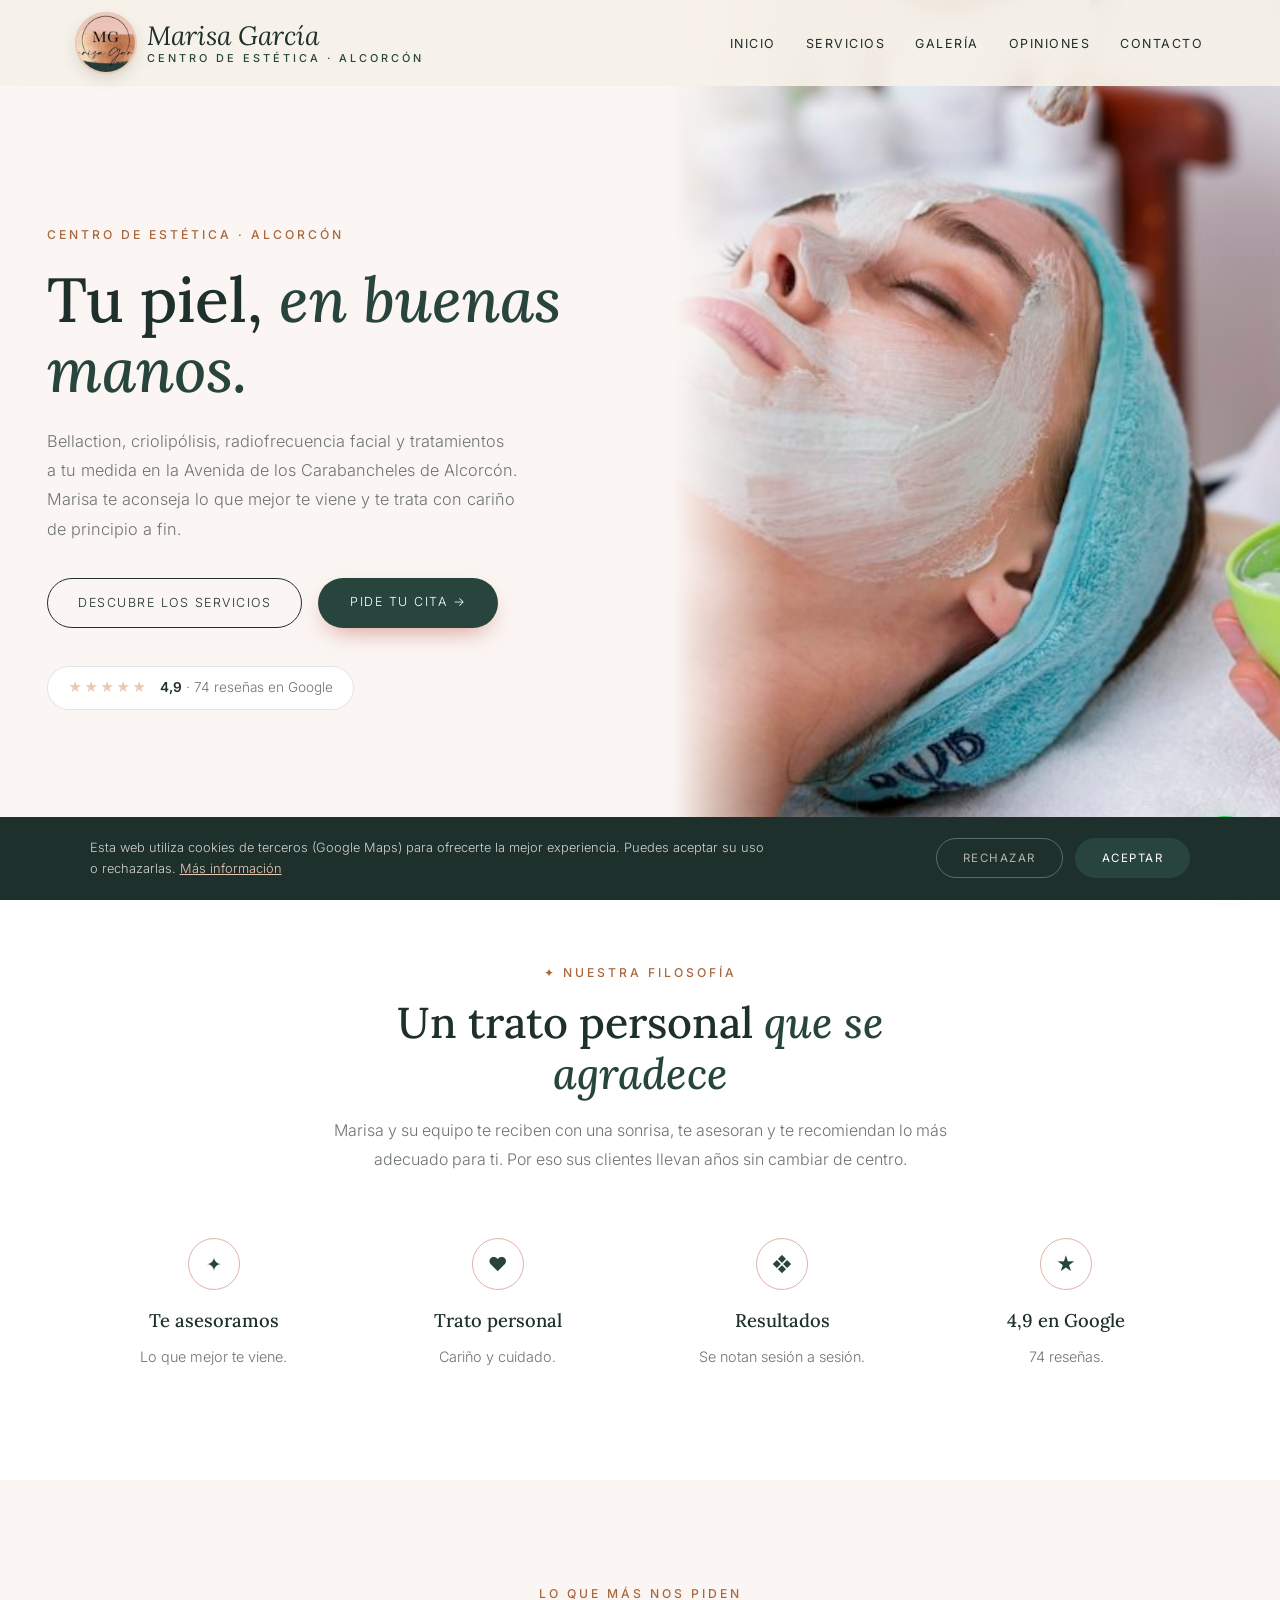
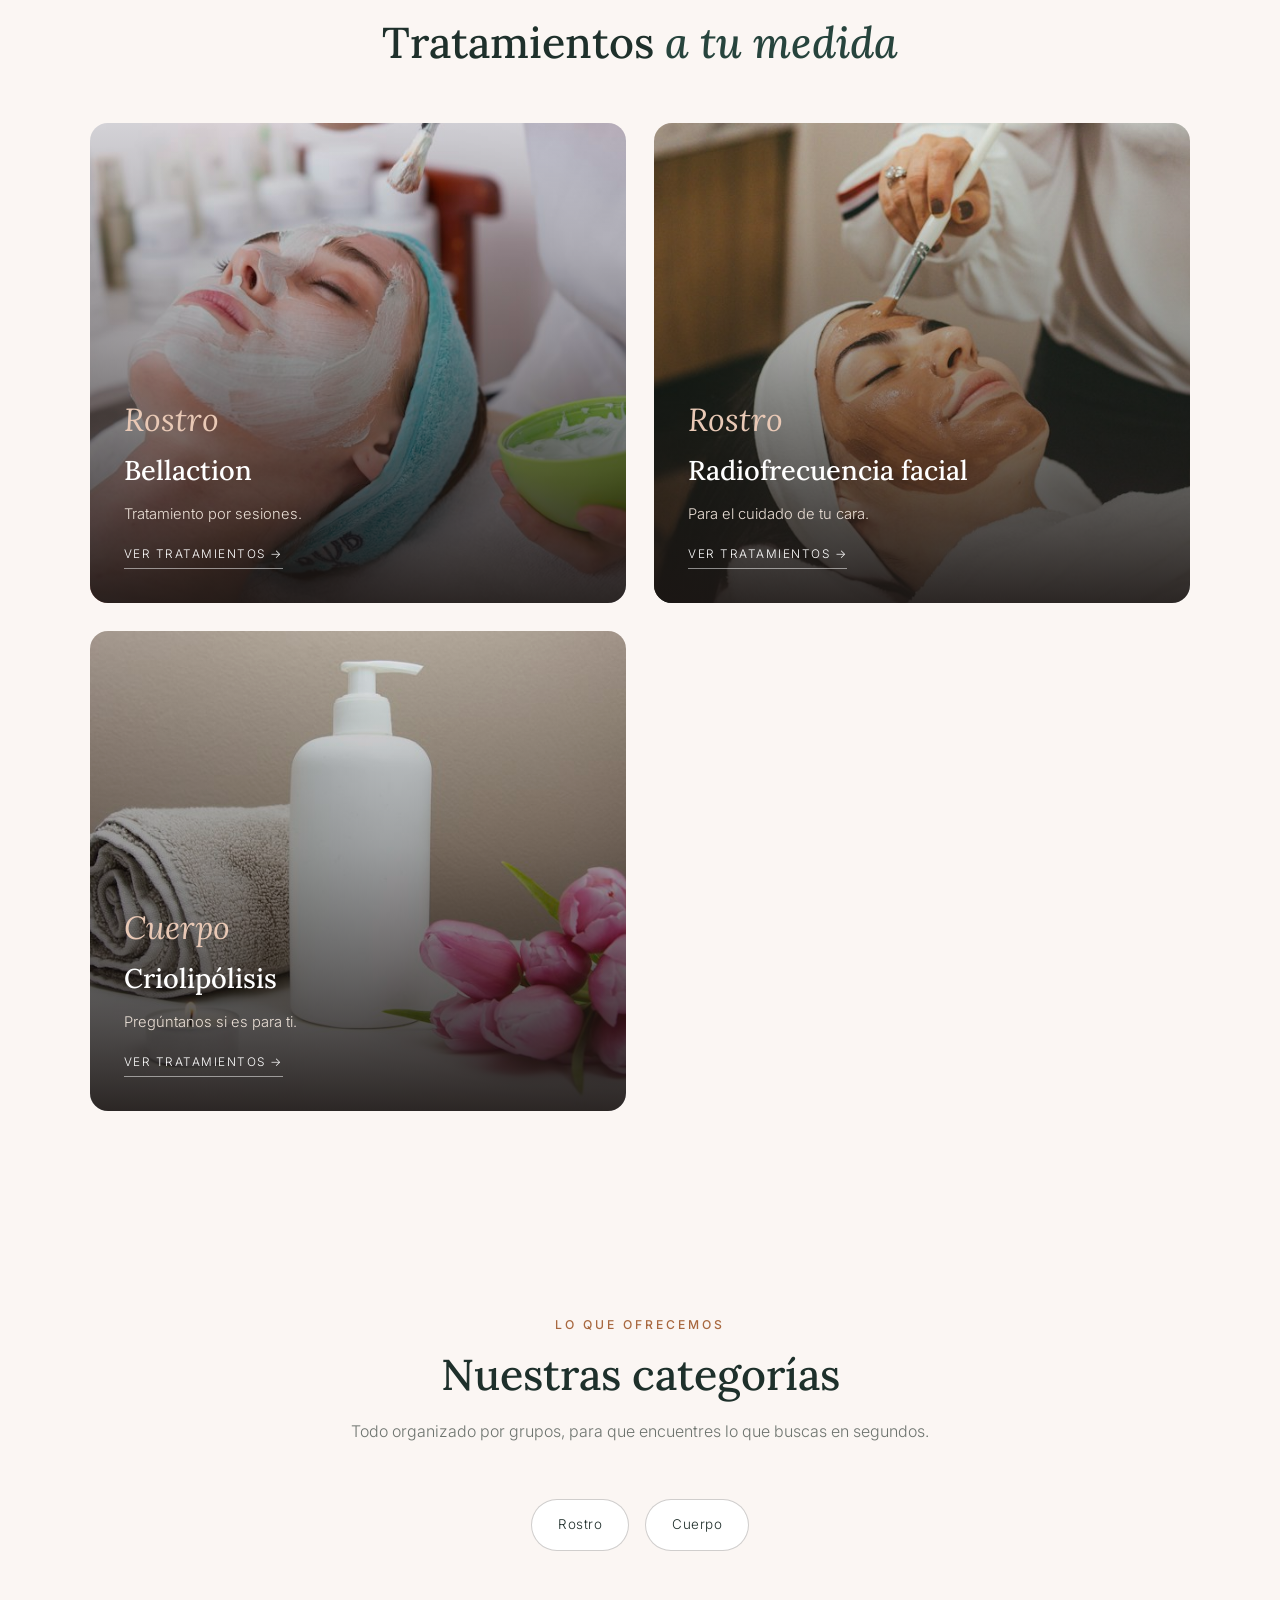
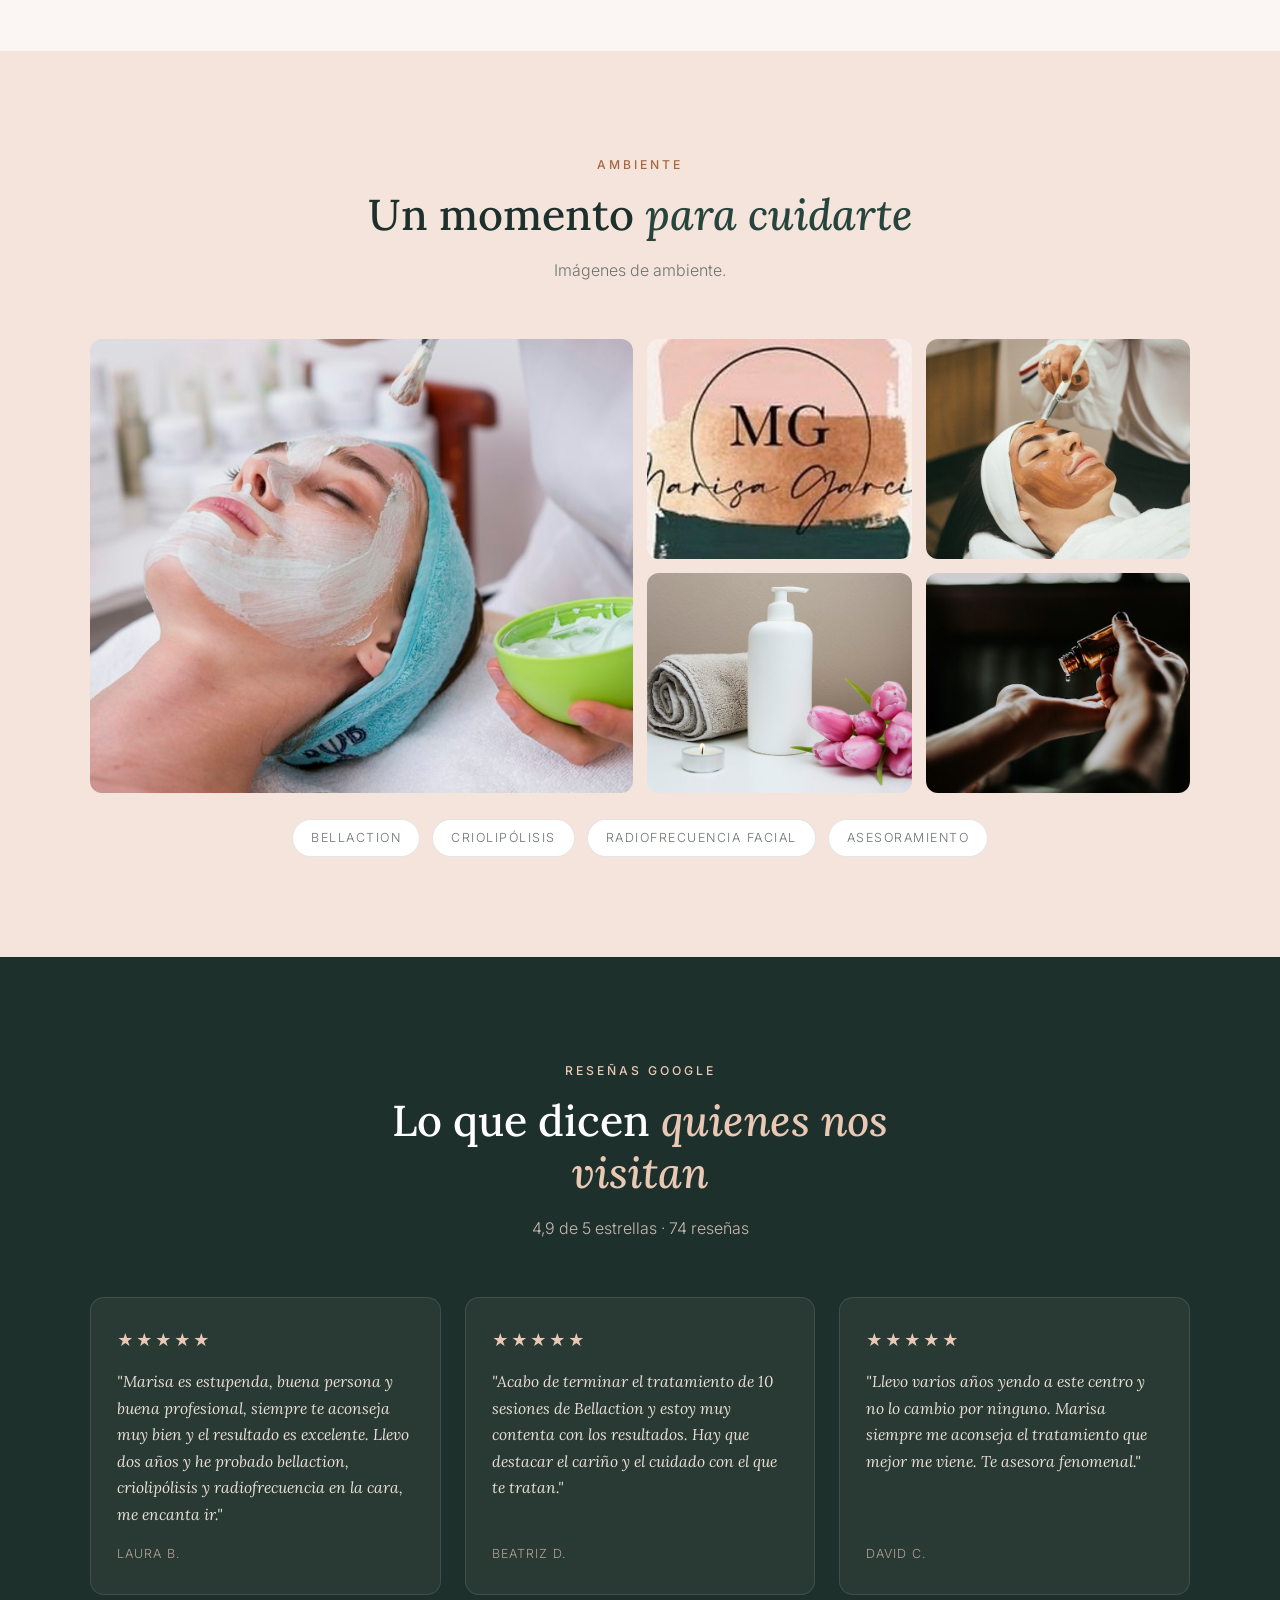
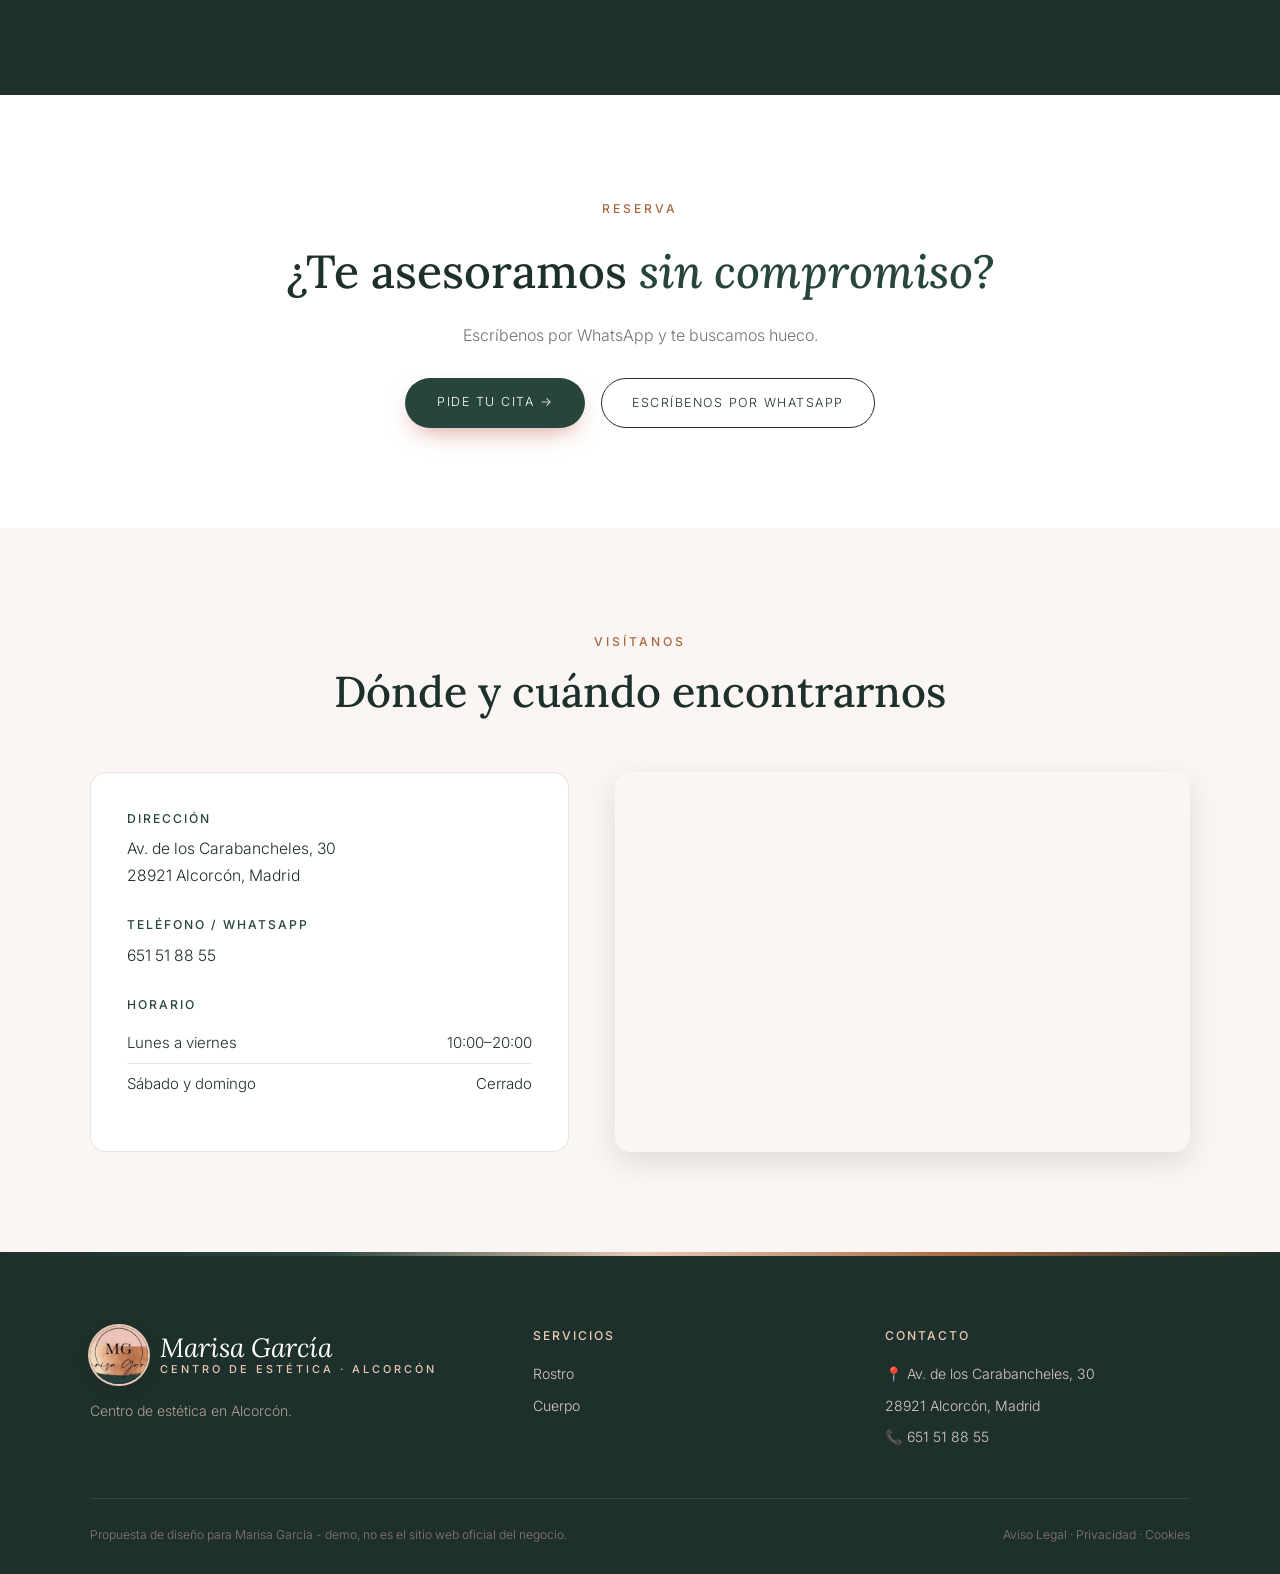
<file: index.html>
<!DOCTYPE html>
<html lang="es">
<head>
<meta charset="UTF-8">
<meta name="viewport" content="width=device-width, initial-scale=1.0">
<title>Marisa García — Centro de estética en Alcorcón</title>
<meta name="description" content="Centro de estética Marisa García, en Av. de los Carabancheles 30, Alcorcón. Bellaction, criolipólisis, radiofrecuencia facial y tratamientos a tu medida. 4,9★ con 74 reseñas en Google.">
<meta name="theme-color" content="#1e302b">
<meta property="og:title" content="Marisa García · Alcorcón">
<meta property="og:image" content="stock_02.jpg">
<link rel="icon" href="maps_01.jpg">
<link rel="preconnect" href="https://fonts.googleapis.com"><link rel="preconnect" href="https://fonts.gstatic.com" crossorigin><link href="https://fonts.googleapis.com/css2?family=Lora:ital,wght@0,500;0,600;1,500&family=Inter:wght@300;400;500;600&display=swap" rel="stylesheet">
<link rel="stylesheet" href="styles.css">
</head>
<body>

<header id="header">
  <a href="index.html" class="logo" aria-label="Marisa García, inicio"><img src="maps_01.jpg" alt="" class="logo-badge"><span class="logo-text"><span class="script">Marisa García</span><small>centro de estética · Alcorcón</small></span></a>
  <nav id="nav" aria-label="Navegación principal"><ul><li><a href="index.html#inicio">Inicio</a></li><li><a href="servicios.html">Servicios</a></li><li><a href="index.html#galeria">Galería</a></li><li><a href="index.html#opiniones">Opiniones</a></li><li><a href="index.html#contacto">Contacto</a></li></ul></nav><button class="nav-toggle" id="navToggle" aria-label="Abrir menú">☰</button>
</header>

<section class="hero" id="inicio">
  <div class="hero-text">
    <span class="eyebrow">Centro de estética · Alcorcón</span>
    <h1>Tu piel, <em>en buenas manos.</em></h1>
    <p>Bellaction, criolipólisis, radiofrecuencia facial y tratamientos a tu medida en la Avenida de los Carabancheles de Alcorcón. Marisa te aconseja lo que mejor te viene y te trata con cariño de principio a fin.</p>
    <div class="hero-ctas">
      <a href="servicios.html" class="btn-outline">Descubre los servicios</a>
      <a href="https://wa.me/34651518855?text=Hola%2C%20he%20visto%20vuestra%20web%20y%20me%20gustar%C3%ADa%20pedir%20cita%20en%20el%20centro%20de%20est%C3%A9tica%20Marisa%20Garc%C3%ADa" class="btn-solid" target="_blank" rel="noopener">Pide tu cita →</a>
    </div>
    <a class="hero-rating" href="https://www.google.com/maps/search/?api=1&query=Centro+de+est%C3%A9tica+Marisa+Garcia,+Avenida+de+los+Carabancheles+30,+Alcorc%C3%B3n" target="_blank" rel="noopener"><span class="stars">★★★★★</span><span><strong>4,9</strong> · 74 reseñas en Google</span></a>
  </div>
  <div class="hero-img"><img src="stock_02.jpg" alt="Imagen de ambiente: mascarilla facial" style="object-position:center 50%;"></div>
</section>

<section class="trust">
  <div class="section-head">
    <span class="eyebrow">✦ Nuestra filosofía</span>
    <h2>Un trato personal <em>que se agradece</em></h2>
    <p>Marisa y su equipo te reciben con una sonrisa, te asesoran y te recomiendan lo más adecuado para ti. Por eso sus clientes llevan años sin cambiar de centro.</p>
  </div>
  <div class="trust-grid">
    <div class="trust-card"><span class="trust-ic">✦</span><h3>Te asesoramos</h3><p>Lo que mejor te viene.</p></div>
    <div class="trust-card"><span class="trust-ic">♥</span><h3>Trato personal</h3><p>Cariño y cuidado.</p></div>
    <div class="trust-card"><span class="trust-ic">❖</span><h3>Resultados</h3><p>Se notan sesión a sesión.</p></div>
    <div class="trust-card"><span class="trust-ic">★</span><h3>4,9 en Google</h3><p>74 reseñas.</p></div>
  </div>
</section>

<section class="worlds">
  <div class="section-head">
    <span class="eyebrow">Lo que más nos piden</span>
    <h2>Tratamientos <em>a tu medida</em></h2>
  </div>
  <div class="worlds-grid">
    <a href="servicios.html#rostro" class="world-card"><img src="stock_02.jpg" alt="Bellaction"><div class="world-text"><span class="script">Rostro</span><h3>Bellaction</h3><p>Tratamiento por sesiones.</p><span class="world-link">Ver tratamientos →</span></div></a>
    <a href="servicios.html#rostro" class="world-card"><img src="stock_03.jpg" alt="Radiofrecuencia facial"><div class="world-text"><span class="script">Rostro</span><h3>Radiofrecuencia facial</h3><p>Para el cuidado de tu cara.</p><span class="world-link">Ver tratamientos →</span></div></a>
    <a href="servicios.html#cuerpo" class="world-card"><img src="stock_04.jpg" alt="Criolipólisis"><div class="world-text"><span class="script">Cuerpo</span><h3>Criolipólisis</h3><p>Pregúntanos si es para ti.</p><span class="world-link">Ver tratamientos →</span></div></a>
  </div>
</section>

<section>
  <div class="section-head">
    <span class="eyebrow">Lo que ofrecemos</span>
    <h2>Nuestras categorías</h2>
    <p>Todo organizado por grupos, para que encuentres lo que buscas en segundos.</p>
  </div>
  <div class="cat-pills">
    <a href="servicios.html#rostro" class="cat-pill">Rostro</a>
    <a href="servicios.html#cuerpo" class="cat-pill">Cuerpo</a>
  </div>
</section>

<section class="gallery-wrap" id="galeria">
  <div class="section-head">
    <span class="eyebrow">Ambiente</span>
    <h2>Un momento <em>para cuidarte</em></h2>
    <p>Imágenes de ambiente.</p>
  </div>
  <div class="gallery">
    <figure class="big"><img src="stock_02.jpg" alt="Imagen de ambiente: mascarilla" loading="lazy"></figure>
    <figure><img src="maps_01.jpg" alt="Logotipo de Marisa García" loading="lazy"></figure>
    <figure><img src="stock_03.jpg" alt="Imagen de ambiente: cuidado facial" loading="lazy"></figure>
    <figure><img src="stock_04.jpg" alt="Imagen de ambiente: cosmética" loading="lazy"></figure>
    <figure><img src="stock_05.jpg" alt="Imagen de ambiente: aceites" loading="lazy"></figure>
  </div>
  <div class="brands"><span>Bellaction</span><span>Criolipólisis</span><span>Radiofrecuencia facial</span><span>Asesoramiento</span></div>
</section>

<section class="reviews-wrap" id="opiniones">
  <div class="section-head">
    <span class="eyebrow">Reseñas Google</span>
    <h2>Lo que dicen <em>quienes nos visitan</em></h2>
    <p>4,9 de 5 estrellas · 74 reseñas</p>
  </div>
  <div class="review-grid">
    <div class="review-card"><div class="stars">★★★★★</div><p>"Marisa es estupenda, buena persona y buena profesional, siempre te aconseja muy bien y el resultado es excelente. Llevo dos años y he probado bellaction, criolipólisis y radiofrecuencia en la cara, me encanta ir."</p><cite>Laura B.</cite></div>
    <div class="review-card"><div class="stars">★★★★★</div><p>"Acabo de terminar el tratamiento de 10 sesiones de Bellaction y estoy muy contenta con los resultados. Hay que destacar el cariño y el cuidado con el que te tratan."</p><cite>Beatriz D.</cite></div>
    <div class="review-card"><div class="stars">★★★★★</div><p>"Llevo varios años yendo a este centro y no lo cambio por ninguno. Marisa siempre me aconseja el tratamiento que mejor me viene. Te asesora fenomenal."</p><cite>David C.</cite></div>
  </div>
</section>

<section class="cta-section">
  <span class="eyebrow">Reserva</span>
  <h2>¿Te asesoramos <em>sin compromiso?</em></h2>
  <p>Escríbenos por WhatsApp y te buscamos hueco.</p>
  <div class="cta-row">
    <a href="https://wa.me/34651518855?text=Hola%2C%20he%20visto%20vuestra%20web%20y%20me%20gustar%C3%ADa%20pedir%20cita%20en%20el%20centro%20de%20est%C3%A9tica%20Marisa%20Garc%C3%ADa" class="btn-solid" target="_blank" rel="noopener">Pide tu cita →</a>
    <a href="https://wa.me/34651518855?text=Hola%2C%20he%20visto%20vuestra%20web%20y%20me%20gustar%C3%ADa%20pedir%20cita%20en%20el%20centro%20de%20est%C3%A9tica%20Marisa%20Garc%C3%ADa" class="btn-outline" target="_blank" rel="noopener">Escríbenos por WhatsApp</a>
  </div>
</section>

<section class="contact-section" id="contacto">
  <div class="section-head">
    <span class="eyebrow">Visítanos</span>
    <h2>Dónde y cuándo encontrarnos</h2>
  </div>
  <div class="contact-grid">
    <div class="contact-info">
      <div class="contact-block"><h3>Dirección</h3><p>Av. de los Carabancheles, 30<br>28921 Alcorcón, Madrid</p></div>
      <div class="contact-block"><h3>Teléfono / WhatsApp</h3><p><a href="tel:+34651518855">651 51 88 55</a></p></div>
      <div class="contact-block"><h3>Horario</h3><ul class="hours-list"><li><span>Lunes a viernes</span><span>10:00–20:00</span></li><li><span>Sábado y domingo</span><span>Cerrado</span></li></ul></div>
      
    </div>
    <div class="contact-map">
      <iframe title="Mapa de Marisa García" src="https://www.google.com/maps?q=Centro+de+est%C3%A9tica+Marisa+Garcia,+Avenida+de+los+Carabancheles+30,+Alcorc%C3%B3n&output=embed" width="100%" height="100%" style="border:0;" allowfullscreen="" loading="lazy" referrerpolicy="no-referrer-when-downgrade"></iframe>
    </div>
  </div>
</section>

<footer>
  <div class="footer-grid">
    <div class="footer-brand">
      <a href="index.html" class="logo light"><img src="maps_01.jpg" alt="" class="logo-badge"><span class="logo-text"><span class="script">Marisa García</span><small>centro de estética · Alcorcón</small></span></a>
      <p>Centro de estética en Alcorcón.</p>
    </div>
    <div><h4>Servicios</h4><ul><li><a href="servicios.html#rostro">Rostro</a></li><li><a href="servicios.html#cuerpo">Cuerpo</a></li></ul></div>
    <div><h4>Contacto</h4><ul><li>📍 Av. de los Carabancheles, 30</li><li>28921 Alcorcón, Madrid</li><li>📞 <a href="tel:+34651518855">651 51 88 55</a></li></ul></div>
  </div>
  <div class="footer-bottom">
    <span>Propuesta de diseño para Marisa García - demo, no es el sitio web oficial del negocio.</span>
    <span><a href="aviso-legal.html">Aviso Legal</a> &middot; <a href="politica-privacidad.html">Privacidad</a> &middot; <a href="politica-cookies.html">Cookies</a></span>
  </div>
</footer>

<div id="cookie-banner" class="cookie-banner"><p>Esta web utiliza cookies de terceros (Google Maps) para ofrecerte la mejor experiencia. Puedes aceptar su uso o rechazarlas. <a href="politica-cookies.html">Más información</a></p><div class="cookie-actions"><button onclick="setCookieChoice('rejected')" class="ck-reject">Rechazar</button><button onclick="setCookieChoice('accepted')" class="ck-accept">Aceptar</button></div></div>
<div class="social-fabs"><a class="wa-fab" href="https://wa.me/34651518855?text=Hola%2C%20he%20visto%20vuestra%20web%20y%20me%20gustar%C3%ADa%20pedir%20cita%20en%20el%20centro%20de%20est%C3%A9tica%20Marisa%20Garc%C3%ADa" target="_blank" rel="noopener" aria-label="Escribir por WhatsApp"><svg width="28" height="28" viewBox="0 0 24 24" fill="white"><path d="M17.5 14.4c-.3-.1-1.8-.9-2-1s-.5-.1-.7.1-.8 1-.9 1.2-.3.2-.6.1a8.2 8.2 0 0 1-2.4-1.5 9 9 0 0 1-1.7-2.1c-.2-.3 0-.5.1-.6l.4-.5.3-.5v-.5l-.9-2.2c-.2-.6-.5-.5-.7-.5h-.6a1.1 1.1 0 0 0-.8.4 3.4 3.4 0 0 0-1 2.5 5.9 5.9 0 0 0 1.2 3.1 13.5 13.5 0 0 0 5.2 4.6c2.6 1 2.6.7 3.1.6a2.6 2.6 0 0 0 1.7-1.2 2.1 2.1 0 0 0 .2-1.2c-.1-.1-.3-.2-.6-.3ZM12 21.8a9.8 9.8 0 0 1-5-1.4l-.4-.2-3.7 1 1-3.6-.2-.4A9.8 9.8 0 1 1 12 21.8Zm8.4-18.3A11.8 11.8 0 0 0 1.8 17.7L.2 23.8l6.3-1.6a11.8 11.8 0 0 0 5.6 1.4A11.8 11.8 0 0 0 20.4 3.5Z"/></svg></a></div>
<script src="main.js"></script>
</body>
</html>
</file>
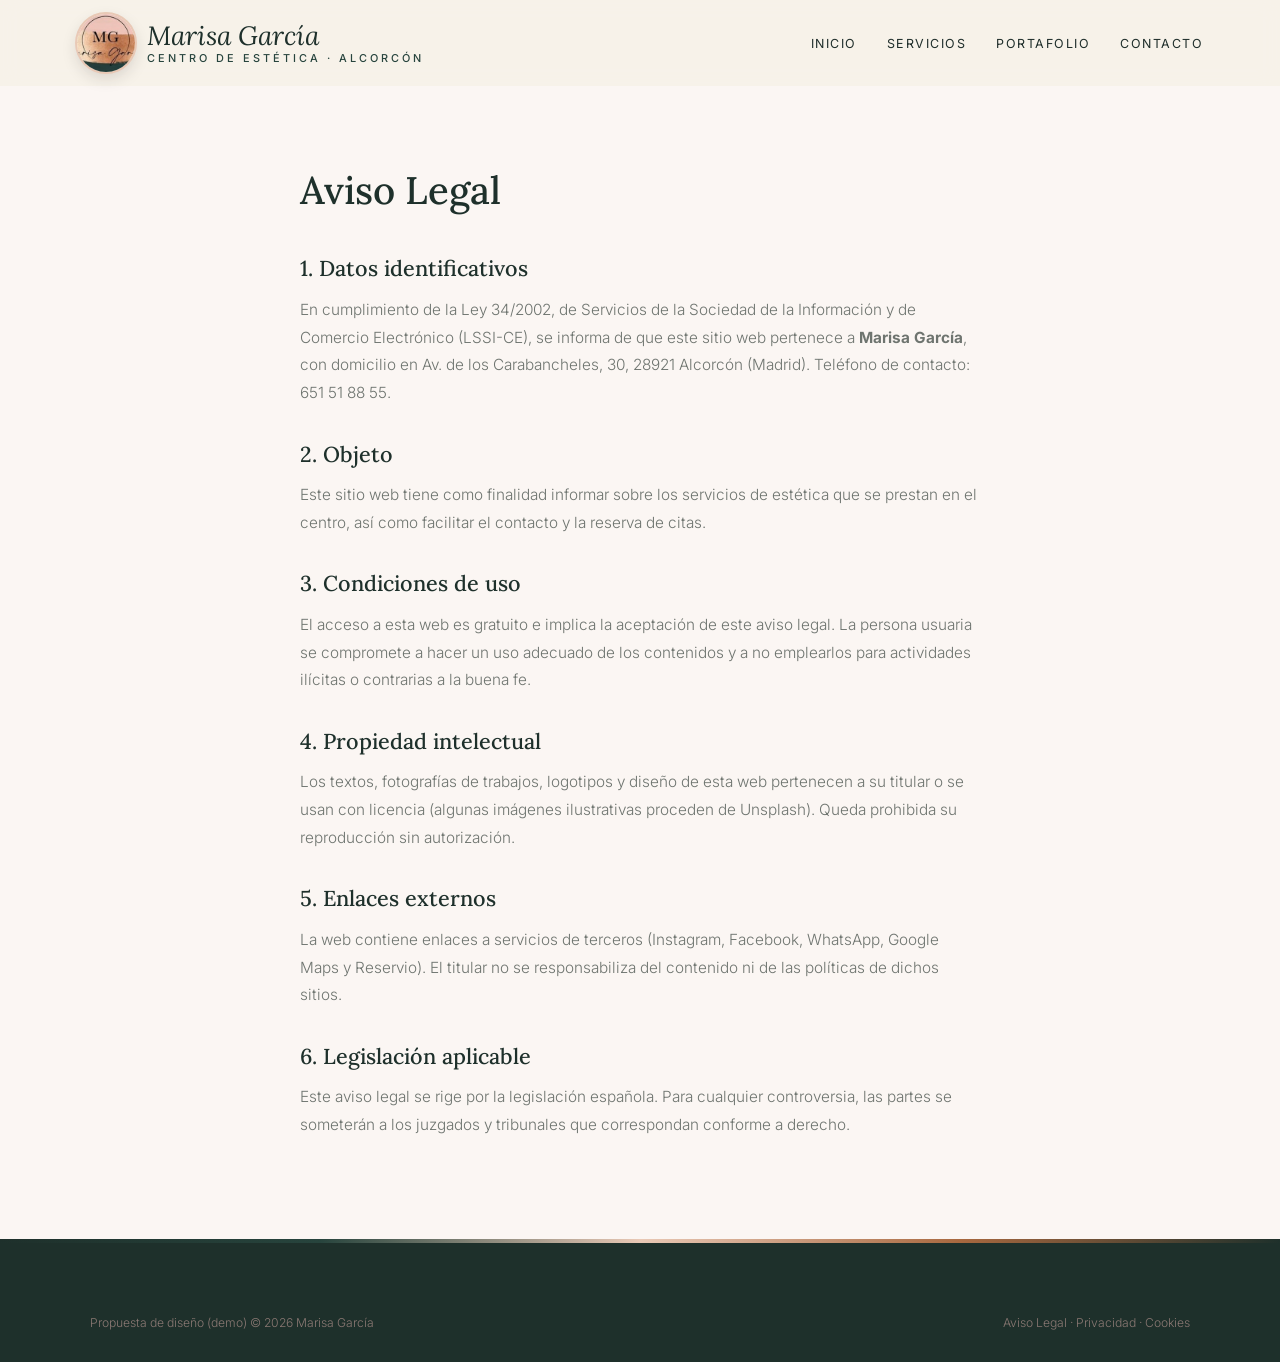
<file: aviso-legal.html>
<!DOCTYPE html>
<html lang="es">
<head>
<meta charset="UTF-8">
<meta name="viewport" content="width=device-width, initial-scale=1.0">
<title>Aviso Legal — Marisa García</title>
<meta name="robots" content="noindex">
<link rel="icon" href="maps_01.jpg">
<link rel="preconnect" href="https://fonts.googleapis.com">
<link href="https://fonts.googleapis.com/css2?family=Lora:ital,wght@0,500;0,600;1,500&family=Inter:wght@300;400;500;600&display=swap" rel="stylesheet">
<link rel="stylesheet" href="styles.css">
</head>
<body>
<header id="header" class="scrolled">
  <a href="index.html" class="logo" aria-label="Marisa García, inicio">
    <img src="maps_01.jpg" alt="" class="logo-badge">
    <span class="logo-text"><span class="script">Marisa García</span><small>centro de estética · Alcorcón</small></span>
  </a>
  <nav id="nav" aria-label="Navegación principal">
    <ul>
      <li><a href="index.html#inicio">Inicio</a></li>
      <li><a href="servicios.html">Servicios</a></li>
      <li><a href="portafolio.html">Portafolio</a></li>
      <li><a href="index.html#contacto">Contacto</a></li>
    </ul>
  </nav>
  <button class="nav-toggle" id="navToggle" aria-label="Abrir menú">☰</button>
</header>
<main class="legal"><h1>Aviso Legal</h1>
<h2>1. Datos identificativos</h2>
<p>En cumplimiento de la Ley 34/2002, de Servicios de la Sociedad de la Información y de Comercio Electrónico (LSSI-CE), se informa de que este sitio web pertenece a <strong>Marisa García</strong>, con domicilio en Av. de los Carabancheles, 30, 28921 Alcorcón (Madrid). Teléfono de contacto: 651 51 88 55.</p>
<h2>2. Objeto</h2>
<p>Este sitio web tiene como finalidad informar sobre los servicios de estética que se prestan en el centro, así como facilitar el contacto y la reserva de citas.</p>
<h2>3. Condiciones de uso</h2>
<p>El acceso a esta web es gratuito e implica la aceptación de este aviso legal. La persona usuaria se compromete a hacer un uso adecuado de los contenidos y a no emplearlos para actividades ilícitas o contrarias a la buena fe.</p>
<h2>4. Propiedad intelectual</h2>
<p>Los textos, fotografías de trabajos, logotipos y diseño de esta web pertenecen a su titular o se usan con licencia (algunas imágenes ilustrativas proceden de Unsplash). Queda prohibida su reproducción sin autorización.</p>
<h2>5. Enlaces externos</h2>
<p>La web contiene enlaces a servicios de terceros (Instagram, Facebook, WhatsApp, Google Maps y Reservio). El titular no se responsabiliza del contenido ni de las políticas de dichos sitios.</p>
<h2>6. Legislación aplicable</h2>
<p>Este aviso legal se rige por la legislación española. Para cualquier controversia, las partes se someterán a los juzgados y tribunales que correspondan conforme a derecho.</p></main>
<footer>
  <div class="footer-bottom" style="margin-top:0">
    <span>Propuesta de diseño (demo) © 2026 Marisa García</span>
    <span><a href="aviso-legal.html">Aviso Legal</a> &middot; <a href="politica-privacidad.html">Privacidad</a> &middot; <a href="politica-cookies.html">Cookies</a></span>
  </div>
</footer>
<script src="main.js"></script>
</body>
</html>
</file>
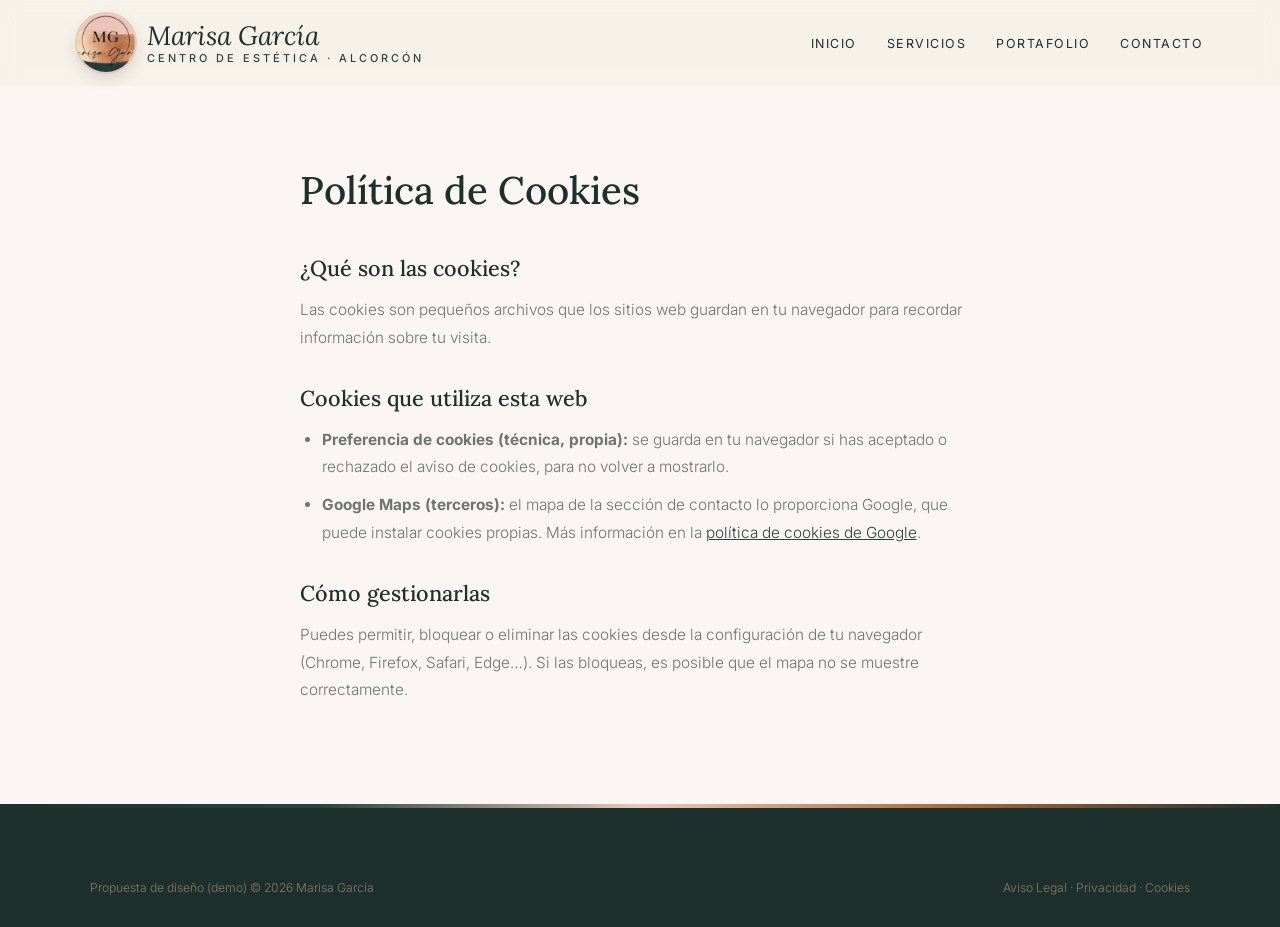
<file: politica-cookies.html>
<!DOCTYPE html>
<html lang="es">
<head>
<meta charset="UTF-8">
<meta name="viewport" content="width=device-width, initial-scale=1.0">
<title>Política de Cookies — Marisa García</title>
<meta name="robots" content="noindex">
<link rel="icon" href="maps_01.jpg">
<link rel="preconnect" href="https://fonts.googleapis.com">
<link href="https://fonts.googleapis.com/css2?family=Lora:ital,wght@0,500;0,600;1,500&family=Inter:wght@300;400;500;600&display=swap" rel="stylesheet">
<link rel="stylesheet" href="styles.css">
</head>
<body>
<header id="header" class="scrolled">
  <a href="index.html" class="logo" aria-label="Marisa García, inicio">
    <img src="maps_01.jpg" alt="" class="logo-badge">
    <span class="logo-text"><span class="script">Marisa García</span><small>centro de estética · Alcorcón</small></span>
  </a>
  <nav id="nav" aria-label="Navegación principal">
    <ul>
      <li><a href="index.html#inicio">Inicio</a></li>
      <li><a href="servicios.html">Servicios</a></li>
      <li><a href="portafolio.html">Portafolio</a></li>
      <li><a href="index.html#contacto">Contacto</a></li>
    </ul>
  </nav>
  <button class="nav-toggle" id="navToggle" aria-label="Abrir menú">☰</button>
</header>
<main class="legal"><h1>Política de Cookies</h1>
<h2>¿Qué son las cookies?</h2>
<p>Las cookies son pequeños archivos que los sitios web guardan en tu navegador para recordar información sobre tu visita.</p>
<h2>Cookies que utiliza esta web</h2>
<ul>
<li><strong>Preferencia de cookies (técnica, propia):</strong> se guarda en tu navegador si has aceptado o rechazado el aviso de cookies, para no volver a mostrarlo.</li>
<li><strong>Google Maps (terceros):</strong> el mapa de la sección de contacto lo proporciona Google, que puede instalar cookies propias. Más información en la <a href="https://policies.google.com/technologies/cookies" target="_blank" rel="noopener">política de cookies de Google</a>.</li>
</ul>
<h2>Cómo gestionarlas</h2>
<p>Puedes permitir, bloquear o eliminar las cookies desde la configuración de tu navegador (Chrome, Firefox, Safari, Edge…). Si las bloqueas, es posible que el mapa no se muestre correctamente.</p></main>
<footer>
  <div class="footer-bottom" style="margin-top:0">
    <span>Propuesta de diseño (demo) © 2026 Marisa García</span>
    <span><a href="aviso-legal.html">Aviso Legal</a> &middot; <a href="politica-privacidad.html">Privacidad</a> &middot; <a href="politica-cookies.html">Cookies</a></span>
  </div>
</footer>
<script src="main.js"></script>
</body>
</html>
</file>
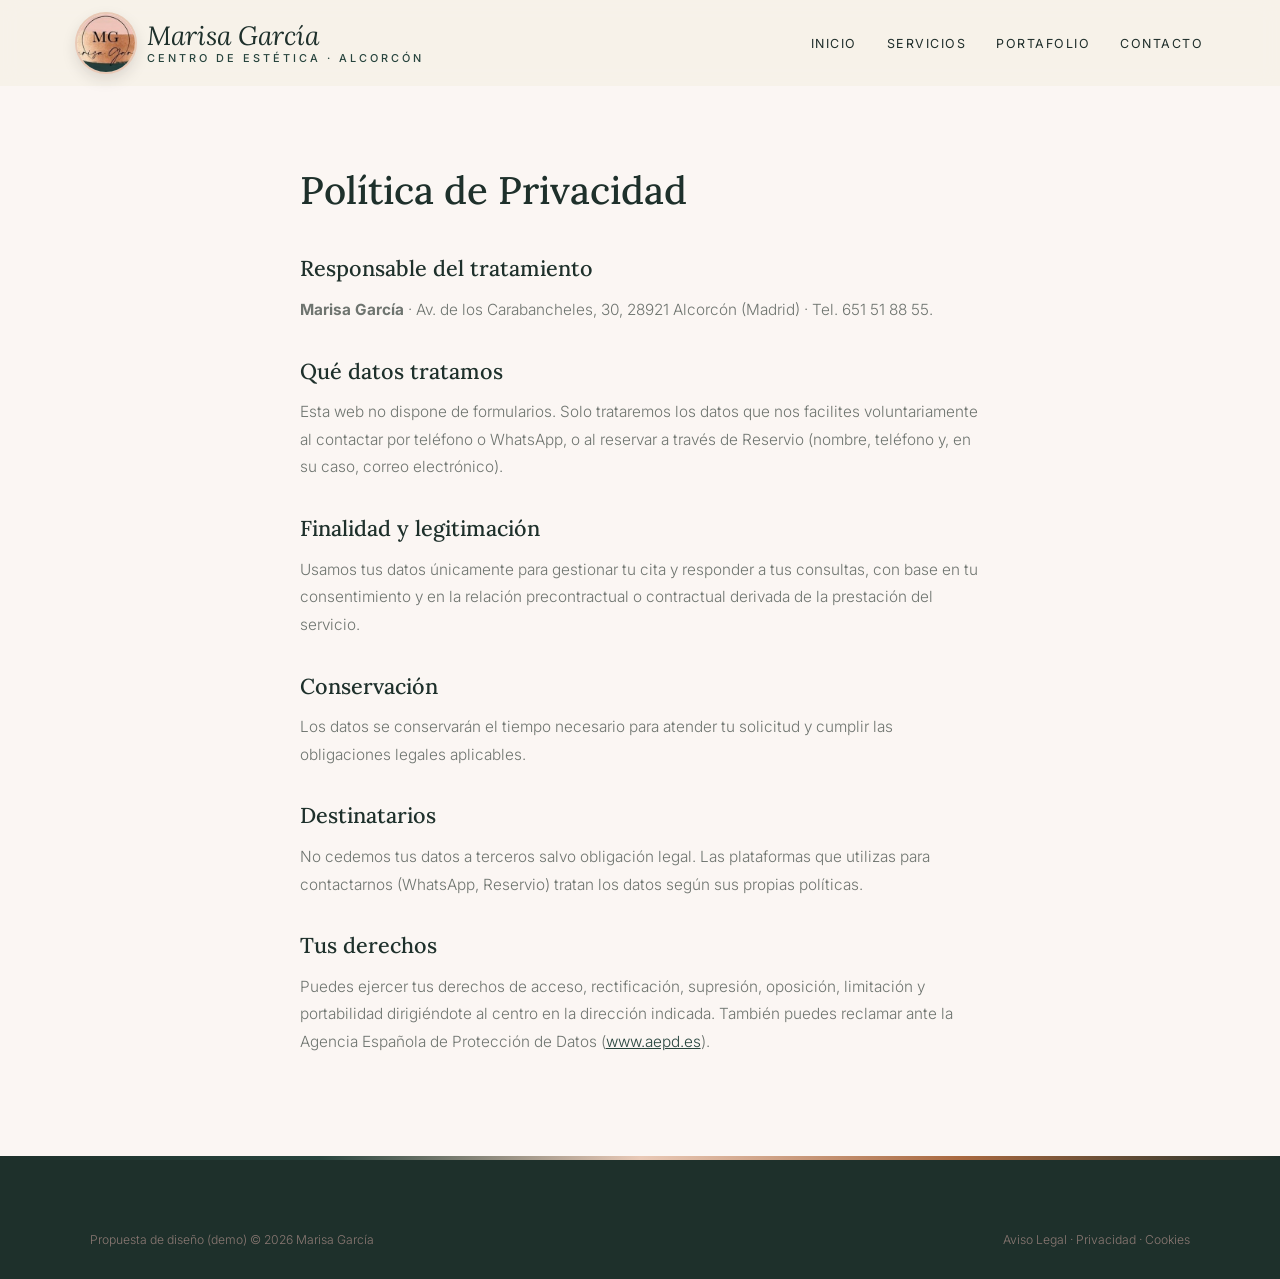
<file: politica-privacidad.html>
<!DOCTYPE html>
<html lang="es">
<head>
<meta charset="UTF-8">
<meta name="viewport" content="width=device-width, initial-scale=1.0">
<title>Política de Privacidad — Marisa García</title>
<meta name="robots" content="noindex">
<link rel="icon" href="maps_01.jpg">
<link rel="preconnect" href="https://fonts.googleapis.com">
<link href="https://fonts.googleapis.com/css2?family=Lora:ital,wght@0,500;0,600;1,500&family=Inter:wght@300;400;500;600&display=swap" rel="stylesheet">
<link rel="stylesheet" href="styles.css">
</head>
<body>
<header id="header" class="scrolled">
  <a href="index.html" class="logo" aria-label="Marisa García, inicio">
    <img src="maps_01.jpg" alt="" class="logo-badge">
    <span class="logo-text"><span class="script">Marisa García</span><small>centro de estética · Alcorcón</small></span>
  </a>
  <nav id="nav" aria-label="Navegación principal">
    <ul>
      <li><a href="index.html#inicio">Inicio</a></li>
      <li><a href="servicios.html">Servicios</a></li>
      <li><a href="portafolio.html">Portafolio</a></li>
      <li><a href="index.html#contacto">Contacto</a></li>
    </ul>
  </nav>
  <button class="nav-toggle" id="navToggle" aria-label="Abrir menú">☰</button>
</header>
<main class="legal"><h1>Política de Privacidad</h1>
<h2>Responsable del tratamiento</h2>
<p><strong>Marisa García</strong> · Av. de los Carabancheles, 30, 28921 Alcorcón (Madrid) · Tel. 651 51 88 55.</p>
<h2>Qué datos tratamos</h2>
<p>Esta web no dispone de formularios. Solo trataremos los datos que nos facilites voluntariamente al contactar por teléfono o WhatsApp, o al reservar a través de Reservio (nombre, teléfono y, en su caso, correo electrónico).</p>
<h2>Finalidad y legitimación</h2>
<p>Usamos tus datos únicamente para gestionar tu cita y responder a tus consultas, con base en tu consentimiento y en la relación precontractual o contractual derivada de la prestación del servicio.</p>
<h2>Conservación</h2>
<p>Los datos se conservarán el tiempo necesario para atender tu solicitud y cumplir las obligaciones legales aplicables.</p>
<h2>Destinatarios</h2>
<p>No cedemos tus datos a terceros salvo obligación legal. Las plataformas que utilizas para contactarnos (WhatsApp, Reservio) tratan los datos según sus propias políticas.</p>
<h2>Tus derechos</h2>
<p>Puedes ejercer tus derechos de acceso, rectificación, supresión, oposición, limitación y portabilidad dirigiéndote al centro en la dirección indicada. También puedes reclamar ante la Agencia Española de Protección de Datos (<a href="https://www.aepd.es" target="_blank" rel="noopener">www.aepd.es</a>).</p></main>
<footer>
  <div class="footer-bottom" style="margin-top:0">
    <span>Propuesta de diseño (demo) © 2026 Marisa García</span>
    <span><a href="aviso-legal.html">Aviso Legal</a> &middot; <a href="politica-privacidad.html">Privacidad</a> &middot; <a href="politica-cookies.html">Cookies</a></span>
  </div>
</footer>
<script src="main.js"></script>
</body>
</html>
</file>
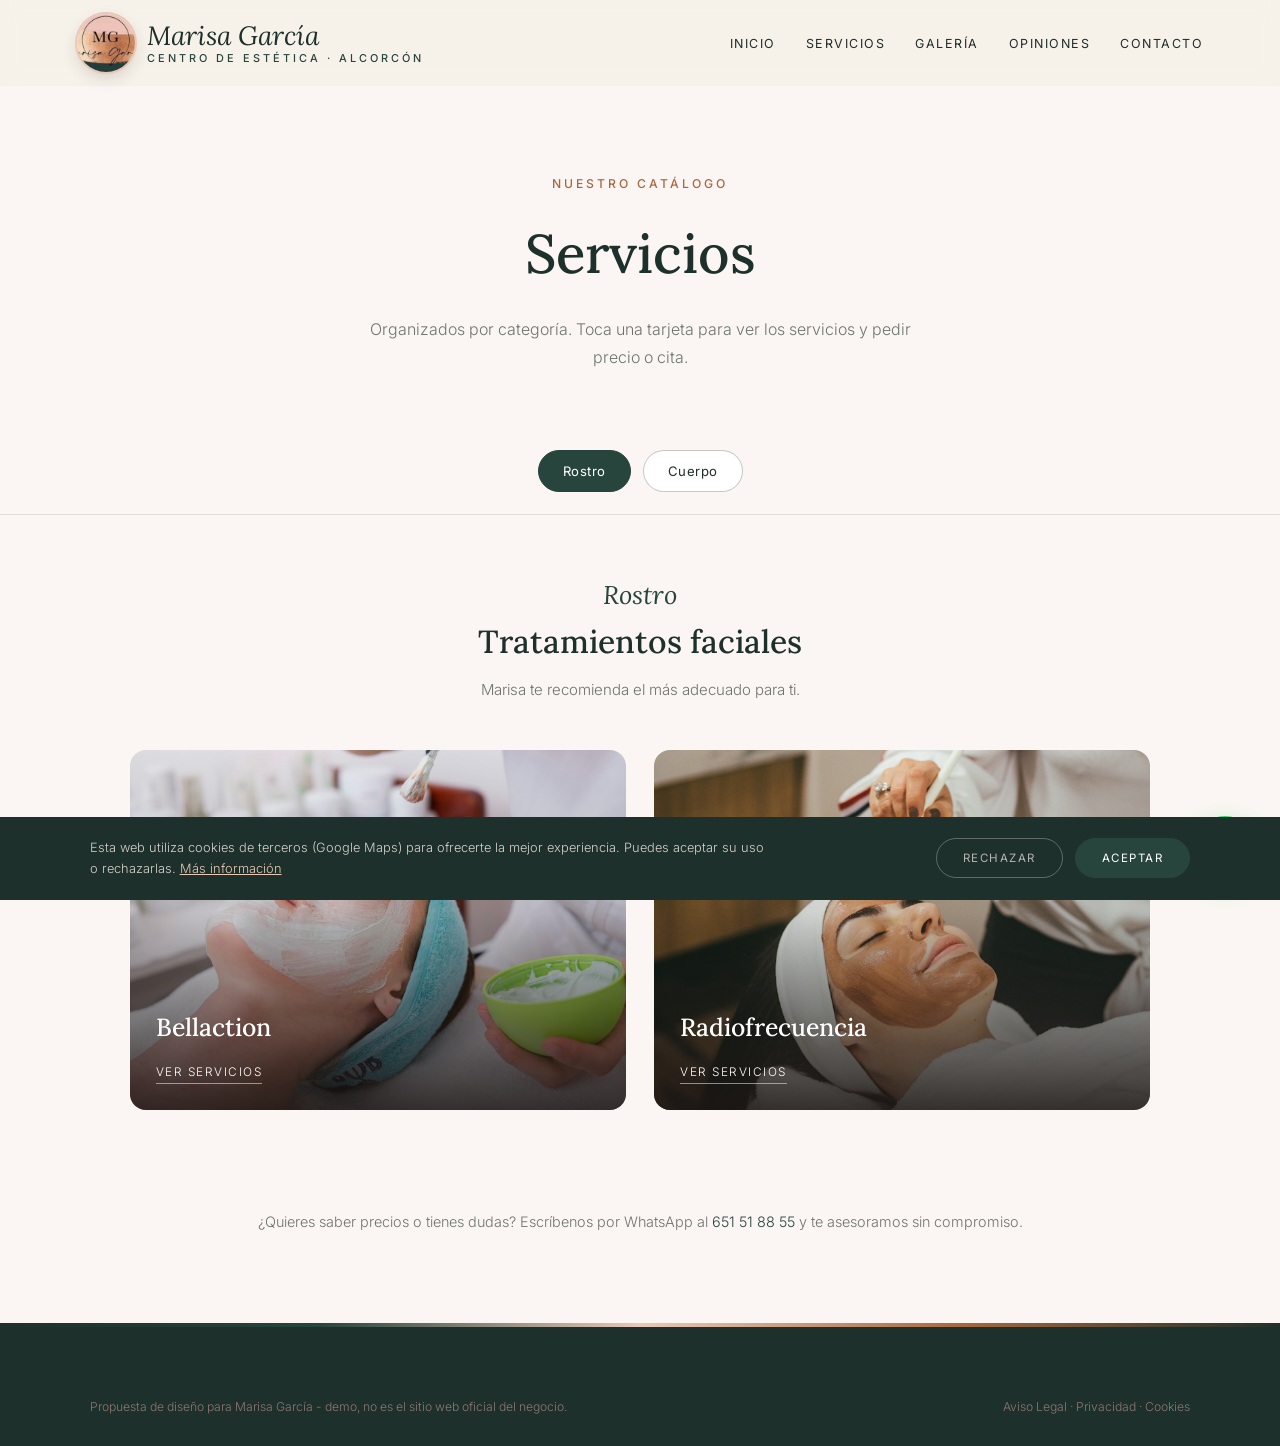
<file: servicios.html>
<!DOCTYPE html>
<html lang="es">
<head>
<meta charset="UTF-8">
<meta name="viewport" content="width=device-width, initial-scale=1.0">
<title>Servicios — Marisa García · Alcorcón</title>
<meta name="description" content="Servicios de Marisa García en Alcorcón.">
<link rel="icon" href="maps_01.jpg">
<link rel="preconnect" href="https://fonts.googleapis.com"><link rel="preconnect" href="https://fonts.gstatic.com" crossorigin><link href="https://fonts.googleapis.com/css2?family=Lora:ital,wght@0,500;0,600;1,500&family=Inter:wght@300;400;500;600&display=swap" rel="stylesheet">
<link rel="stylesheet" href="styles.css">
</head>
<body>

<header id="header" class="scrolled">
  <a href="index.html" class="logo" aria-label="Marisa García, inicio"><img src="maps_01.jpg" alt="" class="logo-badge"><span class="logo-text"><span class="script">Marisa García</span><small>centro de estética · Alcorcón</small></span></a>
  <nav id="nav" aria-label="Navegación principal"><ul><li><a href="index.html#inicio">Inicio</a></li><li><a href="servicios.html">Servicios</a></li><li><a href="index.html#galeria">Galería</a></li><li><a href="index.html#opiniones">Opiniones</a></li><li><a href="index.html#contacto">Contacto</a></li></ul></nav><button class="nav-toggle" id="navToggle" aria-label="Abrir menú">☰</button>
</header>

<div class="page-hero">
  <span class="eyebrow">Nuestro catálogo</span>
  <h1>Servicios</h1>
  <p>Organizados por categoría. Toca una tarjeta para ver los servicios y pedir precio o cita.</p>
</div>

<div class="tabs">
  <button class="tab-btn active" data-tab="rostro">Rostro</button>
  <button class="tab-btn" data-tab="cuerpo">Cuerpo</button>
  
</div>

<div class="tab-panel active" id="rostro">
  <div class="tab-intro"><span class="script">Rostro</span><h2>Tratamientos faciales</h2><p>Marisa te recomienda el más adecuado para ti.</p></div>
  <div class="cat-grid">
    <div class="cat-card" onclick="openModal('bellaction')"><img src="stock_02.jpg" alt="Bellaction" loading="lazy"><div class="cat-card-text"><h3>Bellaction</h3><span>Ver servicios</span></div></div>
    <div class="cat-card" onclick="openModal('radiofrecuencia')"><img src="stock_03.jpg" alt="Radiofrecuencia" loading="lazy"><div class="cat-card-text"><h3>Radiofrecuencia</h3><span>Ver servicios</span></div></div>
  </div>
</div>

<div class="tab-panel" id="cuerpo">
  <div class="tab-intro"><span class="script">Cuerpo</span><h2>Tratamientos corporales</h2><p>Pregúntanos y te asesoramos sin compromiso.</p></div>
  <div class="cat-grid single">
    <div class="cat-card" onclick="openModal('criolipolisis')"><img src="stock_04.jpg" alt="Criolipólisis" loading="lazy"><div class="cat-card-text"><h3>Criolipólisis</h3><span>Ver servicios</span></div></div>
  </div>
</div>


<p class="services-note">¿Quieres saber precios o tienes dudas? Escríbenos por WhatsApp al <a href="https://wa.me/34651518855" target="_blank" rel="noopener" style="color:var(--red)">651 51 88 55</a> y te asesoramos sin compromiso.</p>

<div class="modal-overlay" id="modal-bellaction"><div class="modal">
  <button class="modal-close" onclick="closeModal('bellaction')" aria-label="Cerrar">×</button>
  <h3>Bellaction</h3><p class="modal-sub">Por sesiones</p>
  <div class="svc-row"><div><div class="svc-name">Tratamiento Bellaction</div><span class="svc-desc"></span></div><div class="svc-price">Consultar</div></div>
  <a class="modal-cta alt" href="https://wa.me/34651518855?text=Hola%2C%20quiero%20informaci%C3%B3n%20sobre%20bellaction" target="_blank" rel="noopener">Pedir cita por WhatsApp</a>
</div></div>

<div class="modal-overlay" id="modal-radiofrecuencia"><div class="modal">
  <button class="modal-close" onclick="closeModal('radiofrecuencia')" aria-label="Cerrar">×</button>
  <h3>Radiofrecuencia</h3><p class="modal-sub">En la cara</p>
  <div class="svc-row"><div><div class="svc-name">Radiofrecuencia facial</div><span class="svc-desc"></span></div><div class="svc-price">Consultar</div></div>
  <a class="modal-cta alt" href="https://wa.me/34651518855?text=Hola%2C%20quiero%20informaci%C3%B3n%20sobre%20radiofrecuencia" target="_blank" rel="noopener">Pedir cita por WhatsApp</a>
</div></div>

<div class="modal-overlay" id="modal-criolipolisis"><div class="modal">
  <button class="modal-close" onclick="closeModal('criolipolisis')" aria-label="Cerrar">×</button>
  <h3>Criolipólisis</h3><p class="modal-sub">Te asesoramos</p>
  <div class="svc-row"><div><div class="svc-name">Criolipólisis</div><span class="svc-desc"></span></div><div class="svc-price">Consultar</div></div>
  <a class="modal-cta alt" href="https://wa.me/34651518855?text=Hola%2C%20quiero%20informaci%C3%B3n%20sobre%20criolip%C3%B3lisis" target="_blank" rel="noopener">Pedir cita por WhatsApp</a>
</div></div>


<footer>
  <div class="footer-bottom" style="margin-top:0">
    <span>Propuesta de diseño para Marisa García - demo, no es el sitio web oficial del negocio.</span>
    <span><a href="aviso-legal.html">Aviso Legal</a> &middot; <a href="politica-privacidad.html">Privacidad</a> &middot; <a href="politica-cookies.html">Cookies</a></span>
  </div>
</footer>

<div id="cookie-banner" class="cookie-banner"><p>Esta web utiliza cookies de terceros (Google Maps) para ofrecerte la mejor experiencia. Puedes aceptar su uso o rechazarlas. <a href="politica-cookies.html">Más información</a></p><div class="cookie-actions"><button onclick="setCookieChoice('rejected')" class="ck-reject">Rechazar</button><button onclick="setCookieChoice('accepted')" class="ck-accept">Aceptar</button></div></div>
<div class="social-fabs"><a class="wa-fab" href="https://wa.me/34651518855?text=Hola%2C%20he%20visto%20vuestra%20web%20y%20me%20gustar%C3%ADa%20pedir%20cita%20en%20el%20centro%20de%20est%C3%A9tica%20Marisa%20Garc%C3%ADa" target="_blank" rel="noopener" aria-label="Escribir por WhatsApp"><svg width="28" height="28" viewBox="0 0 24 24" fill="white"><path d="M17.5 14.4c-.3-.1-1.8-.9-2-1s-.5-.1-.7.1-.8 1-.9 1.2-.3.2-.6.1a8.2 8.2 0 0 1-2.4-1.5 9 9 0 0 1-1.7-2.1c-.2-.3 0-.5.1-.6l.4-.5.3-.5v-.5l-.9-2.2c-.2-.6-.5-.5-.7-.5h-.6a1.1 1.1 0 0 0-.8.4 3.4 3.4 0 0 0-1 2.5 5.9 5.9 0 0 0 1.2 3.1 13.5 13.5 0 0 0 5.2 4.6c2.6 1 2.6.7 3.1.6a2.6 2.6 0 0 0 1.7-1.2 2.1 2.1 0 0 0 .2-1.2c-.1-.1-.3-.2-.6-.3ZM12 21.8a9.8 9.8 0 0 1-5-1.4l-.4-.2-3.7 1 1-3.6-.2-.4A9.8 9.8 0 1 1 12 21.8Zm8.4-18.3A11.8 11.8 0 0 0 1.8 17.7L.2 23.8l6.3-1.6a11.8 11.8 0 0 0 5.6 1.4A11.8 11.8 0 0 0 20.4 3.5Z"/></svg></a></div>
<script src="main.js"></script>
</body>
</html>
</file>
<file: styles.css>
:root{
  --cream:#fbf6f3; --paper:#ffffff; --tint:#f4e4dc; --ink:#1f2e2a; --dark:#1e302b; --muted:#6e746f;
  --red:#27443d; --red-dark:#1b322c; --teal:#a8683f; --gold:#e9c9b6; --line:rgba(0,0,0,.1);
  --brand-gradient:linear-gradient(90deg,#1e302b,#27443d,#e9c9b6,#a8683f,#1e302b);
}
*{margin:0;padding:0;box-sizing:border-box;}
html{scroll-behavior:smooth;}
body{font-family:'Inter',sans-serif;background:var(--cream);color:var(--ink);overflow-x:hidden;font-weight:300;line-height:1.6;}
a{text-decoration:none;color:inherit;}
h1,h2,h3{font-family:'Lora',serif;font-weight:500;}
h1 em,h2 em{font-style:italic;color:var(--red);}
img{max-width:100%;display:block;}
.script{font-family:'Lora',serif;font-style:italic;}

/* HEADER */
header{position:fixed;top:0;left:0;right:0;z-index:100;display:flex;justify-content:space-between;align-items:center;padding:14px 6%;background:rgba(247,241,233,.92);backdrop-filter:blur(10px);-webkit-backdrop-filter:blur(10px);transition:box-shadow .3s,padding .3s;}
header.scrolled{box-shadow:0 2px 24px rgba(28,22,20,.1);padding:8px 6%;}
.logo{display:flex;align-items:center;gap:12px;color:var(--dark);}
.logo-badge{width:58px;height:58px;border-radius:50%;object-fit:cover;box-shadow:0 0 0 2px var(--gold),0 6px 16px rgba(28,22,20,.15);transition:width .3s,height .3s;}
header.scrolled .logo-badge{width:46px;height:46px;}
.logo-text{display:flex;flex-direction:column;line-height:1;}
.logo-text .script{font-size:1.65rem;color:var(--dark);}
.logo-text small{font-size:.68rem;letter-spacing:3px;text-transform:uppercase;color:var(--red);margin-top:4px;font-weight:500;}
.logo.light .logo-text .script{color:#fff;}
.logo.light .logo-text small{color:var(--gold);}
nav ul{list-style:none;display:flex;gap:30px;}
nav a{font-size:.78rem;letter-spacing:1.5px;text-transform:uppercase;font-weight:400;position:relative;padding:4px 0;}
nav a::after{content:"";position:absolute;left:0;bottom:-2px;height:1px;width:100%;background:var(--red);transform:scaleX(0);transform-origin:right;transition:transform .3s;}
nav a:hover::after{transform:scaleX(1);transform-origin:left;}
.nav-toggle{display:none;font-size:1.6rem;background:none;border:none;color:var(--dark);cursor:pointer;}

/* BOTONES */
.btn-outline{display:inline-block;border:1px solid var(--dark);color:var(--dark);padding:14px 30px;font-size:.78rem;letter-spacing:1.5px;text-transform:uppercase;border-radius:40px;transition:all .25s;}
.btn-outline:hover{background:var(--dark);color:var(--cream);}
.btn-outline.light{border-color:rgba(255,255,255,.5);color:#fff;}
.btn-outline.light:hover{background:#fff;color:var(--dark);}
.btn-solid{display:inline-block;background:var(--red);color:#fff;padding:14px 32px;font-size:.78rem;letter-spacing:1.5px;text-transform:uppercase;border-radius:40px;transition:transform .25s,box-shadow .25s,background .25s;box-shadow:0 10px 26px -10px rgba(181,64,44,.6);}
.btn-solid:hover{transform:translateY(-2px);background:var(--red-dark);}

/* HERO */
.hero{min-height:95vh;display:grid;grid-template-columns:1.05fr .95fr;align-items:stretch;padding:0;}
.hero-text{display:flex;flex-direction:column;justify-content:center;padding:150px 7% 70px;}
.eyebrow{display:inline-block;color:var(--teal);text-transform:uppercase;letter-spacing:3px;font-size:.76rem;font-weight:500;}
.hero-text .eyebrow{margin-bottom:20px;}
.hero-text h1{font-size:clamp(2.4rem,5vw,3.9rem);line-height:1.12;margin-bottom:22px;color:var(--dark);}
.hero-text p{font-size:1.02rem;color:var(--muted);max-width:470px;line-height:1.8;margin-bottom:34px;}
.hero-ctas{display:flex;gap:16px;flex-wrap:wrap;}
.hero-rating{display:inline-flex;align-items:center;gap:12px;margin-top:38px;padding:10px 20px;border:1px solid var(--line);border-radius:40px;background:var(--paper);font-size:.85rem;color:var(--muted);align-self:flex-start;}
.hero-rating strong{color:var(--dark);font-weight:600;}
.stars{color:var(--gold);letter-spacing:2px;}
.hero-img{position:relative;overflow:hidden;}
.hero-img img{width:100%;height:100%;object-fit:cover;position:absolute;inset:0;}
.hero-img::after{content:"";position:absolute;inset:0;background:linear-gradient(90deg,var(--cream) 0%,rgba(247,241,233,0) 18%);}

/* SECCIONES */
section{padding:100px 7%;}
.section-head{text-align:center;max-width:640px;margin:0 auto 54px;}
.section-head h2{font-size:clamp(1.9rem,4vw,2.7rem);margin-top:12px;color:var(--dark);line-height:1.2;}
.section-head p{margin-top:16px;color:var(--muted);line-height:1.8;}

.trust{background:var(--paper);border-top:4px solid transparent;border-image:var(--brand-gradient) 1;}
.trust-grid{display:grid;grid-template-columns:repeat(auto-fit,minmax(230px,1fr));gap:36px;max-width:1150px;margin:0 auto;}
.trust-card{text-align:center;padding:10px;}
.trust-ic{display:inline-grid;place-items:center;width:52px;height:52px;border-radius:50%;border:1px solid rgba(181,64,44,.4);color:var(--red);font-size:1.2rem;margin-bottom:16px;}
.trust-card h3{font-size:1.15rem;color:var(--dark);margin-bottom:10px;}
.trust-card p{font-size:.9rem;color:var(--muted);line-height:1.7;}

/* DOS MUNDOS */
.worlds{background:var(--cream);}
.worlds-grid{display:grid;grid-template-columns:1fr 1fr;gap:28px;max-width:1150px;margin:0 auto;}
.world-card{position:relative;border-radius:18px;overflow:hidden;min-height:480px;display:flex;align-items:flex-end;color:#fff;}
.world-card img{position:absolute;inset:0;width:100%;height:100%;object-fit:cover;transition:transform .6s;}
.world-card:hover img{transform:scale(1.05);}
.world-card::after{content:"";position:absolute;inset:0;background:linear-gradient(to top,rgba(28,22,20,.92) 0%,rgba(28,22,20,.35) 55%,rgba(28,22,20,.05) 100%);}
.world-text{position:relative;z-index:2;padding:34px;}
.world-text .script{font-size:2rem;color:var(--gold);}
.world-text h3{font-size:1.7rem;margin:4px 0 10px;}
.world-text p{font-size:.92rem;color:#eadfd6;line-height:1.7;max-width:440px;}
.world-link{display:inline-block;margin-top:18px;font-size:.74rem;letter-spacing:1.5px;text-transform:uppercase;border-bottom:1px solid rgba(255,255,255,.5);padding-bottom:4px;}

/* PILLS */
.cat-pills{display:flex;flex-wrap:wrap;gap:16px;justify-content:center;max-width:1000px;margin:0 auto;}
.cat-pill{border:1px solid rgba(43,33,29,.22);padding:14px 26px;border-radius:30px;font-size:.84rem;letter-spacing:.5px;transition:all .2s;background:var(--paper);}
.cat-pill:hover{background:var(--red);color:#fff;border-color:var(--red);}

/* GALERIA */
.gallery-wrap{background:var(--tint);}
.gallery{max-width:1200px;margin:0 auto;display:grid;grid-template-columns:repeat(4,1fr);grid-auto-rows:220px;gap:14px;}
.gallery figure{overflow:hidden;border-radius:12px;margin:0;}
.gallery img{width:100%;height:100%;object-fit:cover;transition:transform .5s;}
.gallery figure:hover img{transform:scale(1.05);}
.gallery .big{grid-column:span 2;grid-row:span 2;}

/* RESEÑAS */
.reviews-wrap{background:var(--dark);color:#fff;position:relative;}
.reviews-wrap .section-head h2{color:#fff;}
.reviews-wrap .section-head h2 em{color:var(--gold);}
.reviews-wrap .section-head p{color:#c9b9b2;}
.reviews-wrap .eyebrow{color:var(--gold);}
.review-grid{display:grid;grid-template-columns:repeat(auto-fit,minmax(300px,1fr));gap:24px;max-width:1150px;margin:0 auto;}
.review-card{background:rgba(255,255,255,.05);border:1px solid rgba(255,255,255,.1);padding:30px 26px;border-radius:14px;display:flex;flex-direction:column;}
.review-card .stars{margin-bottom:14px;}
.review-card p{font-family:'Lora',serif;font-size:.98rem;color:#eadfd6;line-height:1.7;font-style:italic;margin-bottom:16px;flex:1;}
.review-card cite{font-size:.78rem;color:#b3a099;font-style:normal;text-transform:uppercase;letter-spacing:1px;}

/* CTA */
.cta-section{text-align:center;background:var(--paper);}
.cta-section h2{font-size:clamp(2rem,4vw,2.9rem);color:var(--dark);margin:14px 0 14px;}
.cta-section p{color:var(--muted);margin-bottom:30px;}
.cta-row{display:flex;gap:16px;justify-content:center;flex-wrap:wrap;}

/* CONTACTO */
.contact-section{background:var(--cream);}
.contact-grid{display:grid;grid-template-columns:1fr 1.2fr;gap:46px;max-width:1150px;margin:0 auto;align-items:stretch;}
.contact-info{display:flex;flex-direction:column;gap:26px;background:var(--paper);border:1px solid var(--line);border-radius:16px;padding:36px;}
.contact-block h3{font-family:'Inter',sans-serif;font-size:.76rem;text-transform:uppercase;letter-spacing:2px;color:var(--red);font-weight:500;margin-bottom:8px;}
.contact-block p{font-size:.98rem;color:var(--ink);line-height:1.7;}
.contact-block a:hover{color:var(--red);}
.hours-list{list-style:none;}
.hours-list li{display:flex;justify-content:space-between;gap:20px;padding:8px 0;border-bottom:1px solid var(--line);font-size:.94rem;}
.hours-list li:last-child{border-bottom:none;}
.contact-map{border-radius:16px;overflow:hidden;min-height:380px;box-shadow:0 10px 30px rgba(28,22,20,.12);}
.contact-map iframe{display:block;min-height:380px;}

/* FOOTER */
footer{background:var(--dark);color:#d9c9c5;padding:70px 7% 30px;border-top:4px solid transparent;border-image:var(--brand-gradient) 1;}
.footer-grid{display:grid;grid-template-columns:1.3fr 1fr 1fr;gap:46px;max-width:1200px;margin:0 auto;padding-bottom:40px;border-bottom:1px solid rgba(255,255,255,.1);}
.footer-brand p{font-size:.88rem;color:#b3a09a;margin-top:16px;}
footer h4{font-size:.76rem;text-transform:uppercase;letter-spacing:2px;color:var(--gold);margin-bottom:18px;font-weight:500;}
footer ul{list-style:none;}
footer li{margin-bottom:9px;font-size:.88rem;color:#d9c9c5;}
footer a:hover{color:var(--gold);}
.footer-bottom{max-width:1200px;margin:26px auto 0;display:flex;justify-content:space-between;flex-wrap:wrap;gap:10px;font-size:.76rem;color:#8a7873;}
.footer-bottom a{color:#8a7873;}

/* FABS */
.social-fabs{position:fixed;bottom:26px;right:26px;z-index:200;display:flex;flex-direction:column;gap:14px;align-items:center;}
.social-fabs a{width:52px;height:52px;border-radius:50%;display:flex;align-items:center;justify-content:center;box-shadow:0 10px 24px rgba(0,0,0,.2);transition:transform .2s;}
.social-fabs a:hover{transform:scale(1.08);}
.wa-fab{width:58px !important;height:58px !important;background:#25D366;box-shadow:0 10px 26px rgba(37,211,102,.45) !important;}
.ig-fab{background:radial-gradient(circle at 30% 110%,#fdf497 0%,#fdf497 5%,#fd5949 45%,#d6249f 60%,#285AEB 90%);}
.fb-fab{background:#1877F2;}

/* COOKIES */
.cookie-banner{display:none;position:fixed;bottom:0;left:0;right:0;z-index:300;background:var(--dark);padding:20px 7%;flex-wrap:wrap;align-items:center;justify-content:space-between;gap:16px;}
.cookie-banner p{font-size:.8rem;color:rgba(245,237,232,.85);line-height:1.7;max-width:680px;}
.cookie-banner p a{color:var(--gold);text-decoration:underline;}
.cookie-actions{display:flex;gap:12px;flex-shrink:0;}
.cookie-actions button{font-family:'Inter',sans-serif;font-size:.72rem;letter-spacing:1.5px;text-transform:uppercase;padding:12px 26px;cursor:pointer;border-radius:30px;}
.ck-reject{background:transparent;color:rgba(245,237,232,.7);border:1px solid rgba(245,237,232,.3);}
.ck-accept{background:var(--red);color:#fff;border:1px solid var(--red);}

/* PÁGINAS INTERIORES */
.page-hero{padding:170px 7% 60px;text-align:center;background:var(--cream);}
.page-hero h1{font-size:clamp(2.3rem,5vw,3.4rem);margin-top:14px;color:var(--dark);}
.page-hero p{color:var(--muted);max-width:580px;margin:18px auto 0;line-height:1.8;}
.tabs{position:sticky;top:74px;z-index:50;background:var(--cream);padding:18px 7% 22px;display:flex;gap:12px;justify-content:center;flex-wrap:wrap;border-bottom:1px solid var(--line);}
.tab-btn{border:1px solid rgba(43,33,29,.25);background:var(--paper);padding:12px 24px;border-radius:30px;font-family:'Inter',sans-serif;font-size:.82rem;letter-spacing:.5px;color:var(--ink);cursor:pointer;transition:all .2s;}
.tab-btn.active,.tab-btn:hover{background:var(--red);color:#fff;border-color:var(--red);}
.tab-panel{display:none;padding:60px 7% 100px;max-width:1200px;margin:0 auto;}
.tab-panel.active{display:block;animation:fadeIn .5s;}
@keyframes fadeIn{from{opacity:0;transform:translateY(12px)}to{opacity:1;transform:none}}
.tab-intro{text-align:center;max-width:600px;margin:0 auto 46px;}
.tab-intro .script{font-size:1.6rem;color:var(--red);}
.tab-intro h2{font-size:2rem;color:var(--dark);}
.tab-intro p{color:var(--muted);margin-top:10px;line-height:1.75;font-size:.94rem;}

.cat-grid{display:grid;grid-template-columns:repeat(auto-fit,minmax(280px,1fr));gap:28px;}
.cat-grid.single{grid-template-columns:1fr;max-width:640px;margin:0 auto;}
.cat-grid.single .cat-card{height:440px;}
.cat-card{position:relative;border-radius:16px;overflow:hidden;height:360px;cursor:pointer;background:var(--tint);}
.cat-card img{width:100%;height:100%;object-fit:cover;transition:transform .5s;}
.cat-card:hover img{transform:scale(1.06);}
.cat-card::after{content:'';position:absolute;inset:0;background:linear-gradient(to top,rgba(28,22,20,.88) 0%,rgba(28,22,20,.15) 55%,transparent 100%);}
.cat-card-text{position:absolute;bottom:0;left:0;right:0;padding:26px;z-index:2;}
.cat-card-text h3{color:#fff;font-size:1.55rem;margin-bottom:10px;}
.cat-card-text span{color:#fff;font-size:.74rem;text-transform:uppercase;letter-spacing:1.5px;border-bottom:1px solid rgba(255,255,255,.5);padding-bottom:4px;}

.modal-overlay{display:none;position:fixed;inset:0;background:rgba(28,22,20,.78);z-index:300;align-items:center;justify-content:center;padding:20px;}
.modal-overlay.open{display:flex;}
.modal{background:var(--paper);max-width:560px;width:100%;max-height:85vh;overflow-y:auto;border-radius:16px;padding:40px;position:relative;}
.modal-close{position:absolute;top:16px;right:20px;background:none;border:none;font-size:1.7rem;color:var(--ink);cursor:pointer;}
.modal h3{font-size:1.8rem;color:var(--dark);margin-bottom:6px;}
.modal .modal-sub{color:var(--muted);font-size:.86rem;margin-bottom:22px;}
.svc-row{display:flex;justify-content:space-between;align-items:center;padding:16px 0;border-bottom:1px solid var(--line);gap:16px;}
.svc-row:last-of-type{border-bottom:none;}
.svc-name{font-size:.98rem;color:var(--ink);font-weight:400;}
.svc-desc{font-size:.8rem;color:var(--muted);display:block;margin-top:3px;line-height:1.5;}
.svc-price{font-size:.72rem;color:var(--red);text-transform:uppercase;letter-spacing:1px;white-space:nowrap;font-weight:500;}
.modal-cta{display:block;text-align:center;background:var(--red);color:#fff;padding:14px;border-radius:30px;margin-top:26px;font-size:.8rem;text-transform:uppercase;letter-spacing:1.5px;}
.modal-cta.alt{background:#25D366;margin-top:10px;}
.services-note{text-align:center;color:var(--muted);font-size:.9rem;padding:0 7% 90px;}

.portfolio-grid{display:grid;grid-template-columns:repeat(auto-fill,minmax(260px,1fr));gap:18px;}
.portfolio-grid figure{border-radius:14px;overflow:hidden;aspect-ratio:4/5;cursor:zoom-in;background:var(--tint);}
.portfolio-grid img{width:100%;height:100%;object-fit:cover;transition:transform .5s;}
.portfolio-grid figure:hover img{transform:scale(1.05);}
.lightbox{display:none;position:fixed;inset:0;z-index:400;background:rgba(15,12,10,.94);align-items:center;justify-content:center;padding:30px;cursor:zoom-out;}
.lightbox.open{display:flex;}
.lightbox img{max-width:100%;max-height:90vh;border-radius:10px;}

.legal{max-width:860px;margin:0 auto;padding:160px 7% 90px;}
.legal h1{font-size:2.4rem;color:var(--dark);margin-bottom:26px;}
.legal h2{font-size:1.35rem;color:var(--dark);margin:30px 0 10px;}
.legal p,.legal li{color:var(--muted);line-height:1.8;margin-bottom:10px;font-size:.96rem;}
.legal ul{padding-left:22px;}
.legal a{color:var(--red);text-decoration:underline;}

@media(max-width:900px){
  .hero{grid-template-columns:1fr;}
  .hero-img{height:340px;order:-1;margin-top:82px;}
  .hero-img::after{background:linear-gradient(0deg,var(--cream) 0%,rgba(247,241,233,0) 25%);}
  .hero-text{padding:30px 6% 60px;}
  .worlds-grid{grid-template-columns:1fr;}
  .world-card{min-height:420px;}
  .gallery{grid-template-columns:repeat(2,1fr);grid-auto-rows:170px;}
  .gallery .big{grid-column:span 2;grid-row:span 2;}
  .footer-grid{grid-template-columns:1fr;gap:30px;}
  .contact-grid{grid-template-columns:1fr;}
  .contact-map,.contact-map iframe{min-height:300px;}
  nav{position:fixed;top:0;right:0;height:100vh;width:78%;max-width:300px;background:var(--cream);padding:110px 40px;transform:translateX(100%);transition:transform .4s;box-shadow:-10px 0 40px rgba(0,0,0,.12);}
  nav.open{transform:translateX(0);}
  nav ul{flex-direction:column;gap:26px;}
  .nav-toggle{display:block;position:relative;z-index:110;}
  section{padding:70px 6%;}
  .tabs{top:66px;overflow-x:auto;justify-content:flex-start;flex-wrap:nowrap;}
  .tab-btn{flex-shrink:0;}
  .page-hero{padding:140px 6% 40px;}
  .modal{padding:34px 24px;}
}
@media(max-width:520px){
  .logo-text .script{font-size:1.35rem;}
  .logo-badge{width:48px;height:48px;}
  .social-fabs{right:16px;bottom:16px;}
  .social-fabs a{width:46px;height:46px;}
}

.logo-mark{width:46px;height:46px;border-radius:50%;background:var(--red);color:#fff;display:grid;place-items:center;font-family:'Lora',serif;font-size:1.4rem;box-shadow:0 0 0 3px var(--tint);}
.brands{display:flex;flex-wrap:wrap;gap:12px;justify-content:center;margin-top:26px;}
.brands span{border:1px solid var(--line);border-radius:30px;padding:8px 18px;font-size:.78rem;letter-spacing:1.5px;text-transform:uppercase;color:var(--muted);background:var(--paper);}
</file>
